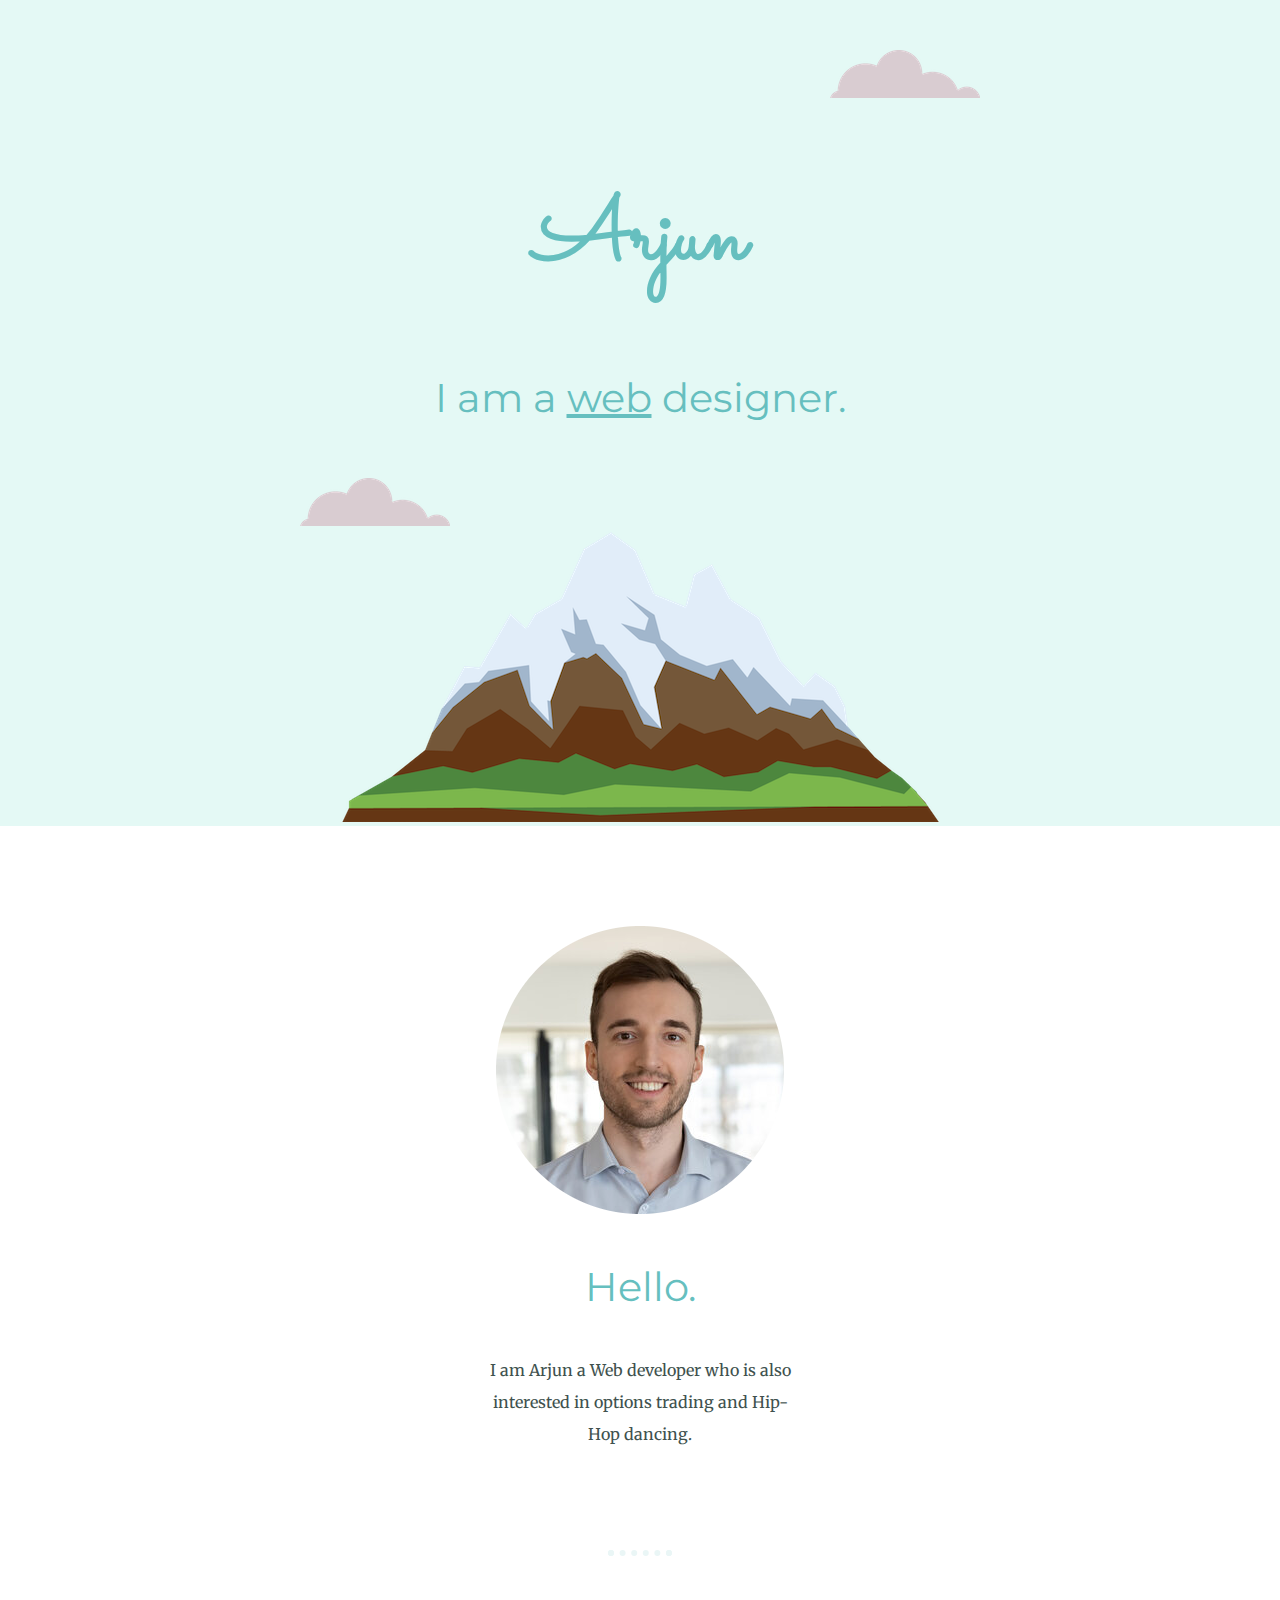
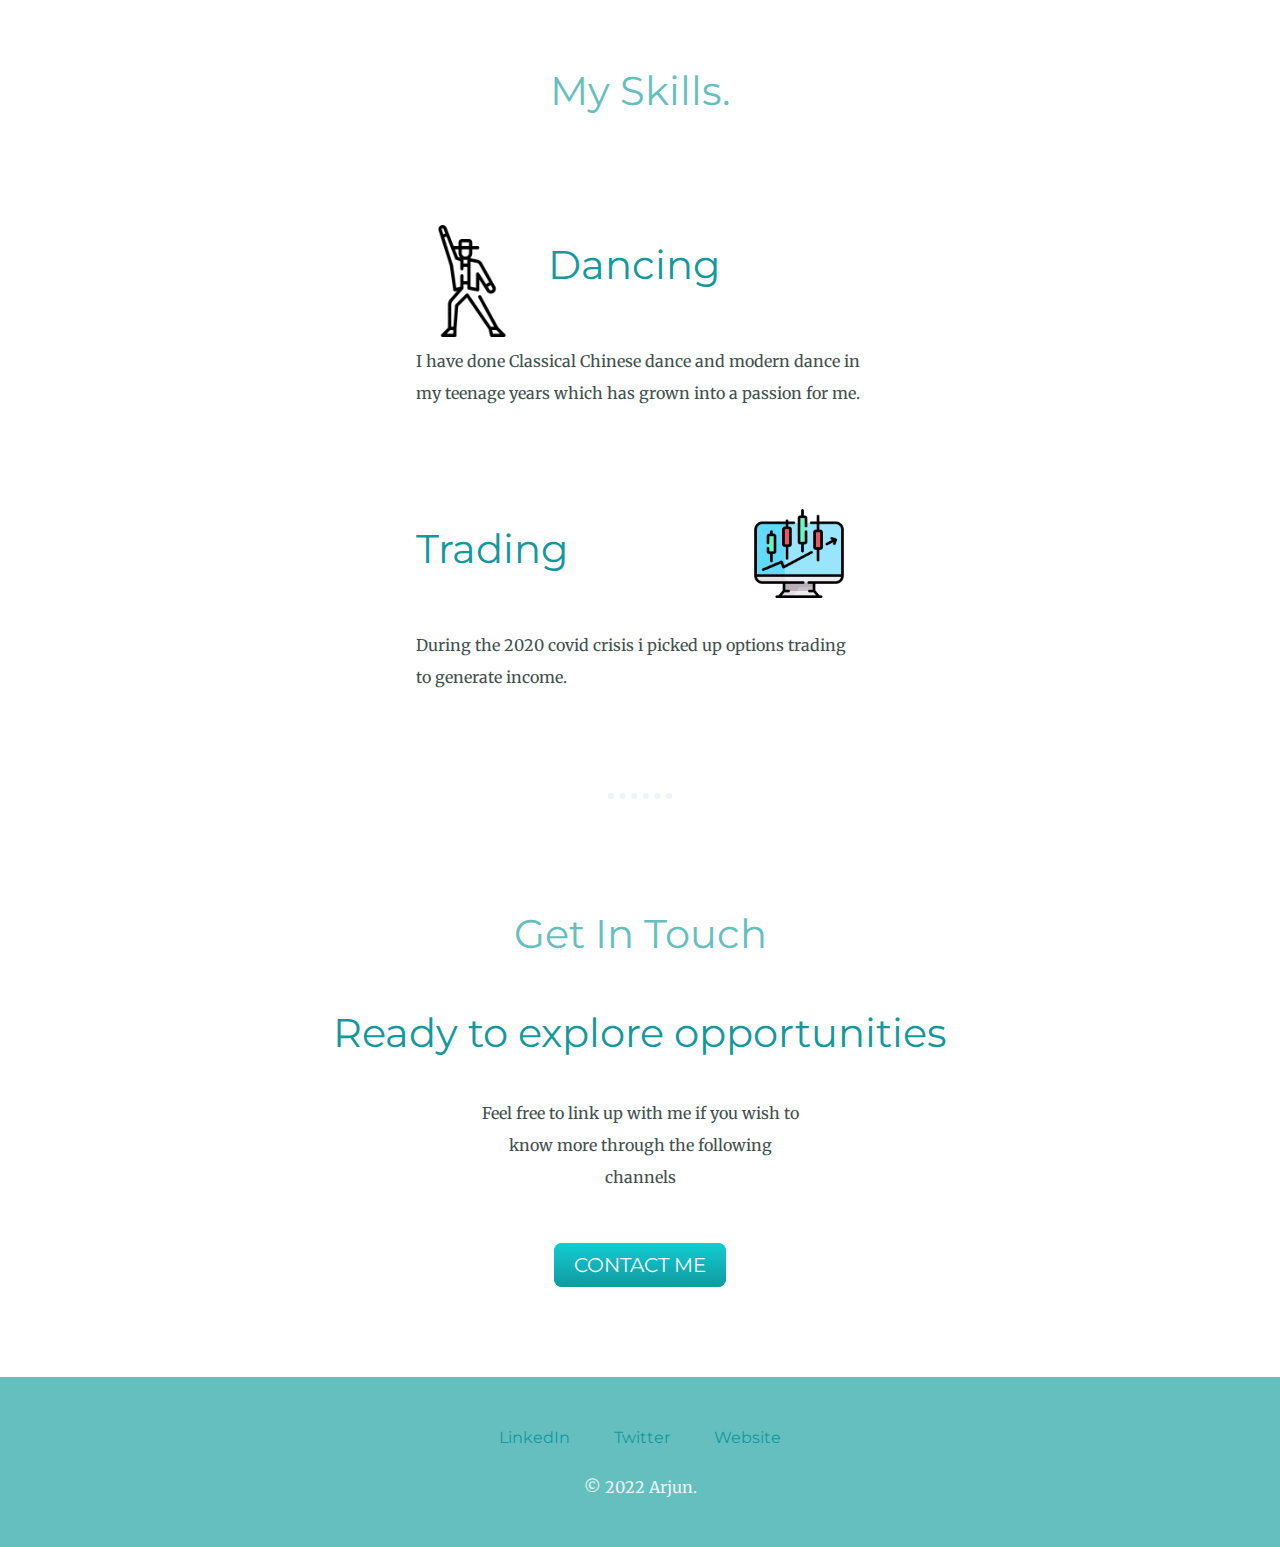
<file: Finalproject/CSS My site/index.html>
<!DOCTYPE html>
<html lang="en">    
<head>
    <meta charset="UTF-8">
    <meta http-equiv="X-UA-Compatible" content="IE=edge">
    <meta name="viewport" content="width=device-width, initial-scale=1.0">

    <!--Favicon-->
    <link href="images/favicon.ico" rel="icon" type="image/x-icon" />

    <!--Custom CSS-->
    <link rel="stylesheet" href="CSS/styles.css">

    <!--Google Fonts-->
    <link rel="preconnect" href="https://fonts.googleapis.com">
    <link rel="preconnect" href="https://fonts.gstatic.com" crossorigin>
    <link href="https://fonts.googleapis.com/css2?family=Merriweather:ital,wght@0,300;0,400;
    0,700;0,900;1,300;1,400;1,700;1,900&family=Montserrat:ital,wght@0,100;0,200;0,300;0,400;0,500;0,600;
    0,700;0,800;0,900;1,100;1,200;1,300;1,400;1,500;1,600;1,700;1,800;1,900&family=Sacramento&display=swap" rel="stylesheet">

    <title>CSS My Site</title>
</head>
<body>
    <div class="top-container">
        <h1>Arjun</h1>
            <h2>I am a <span class="underline">web</span> designer.</h2>
            <img class="top-cloud" src="images/cloud.png" alt="cloud-img">
            <img class="bottom-cloud" src="images/cloud.png" alt="cloud-img">
            <img src="images/mountain.png" alt="mountain-img">
             
    </div>

    <div class="middle-container">
        <div class="profile">
          <img src="images/john-doe.png" alt="arjun-img">
          <h2>Hello.</h2>
          <p class="bio">I am Arjun a Web developer who is also interested in options trading and Hip-Hop dancing.</p>
        </div>
        <hr>
        <div class="skills">
          <h2>My Skills.</h2>
          <div class="skill-row">
            <img class="dance-img" src="images/dance.png" alt="Dancing">
            <h3>Dancing</h3>
            <p>I have done Classical Chinese dance and modern dance in my teenage years which has grown into a passion for me.</p>
          </div>
          <div class="skill-row">
            <img class="trade-img" src="images/stock.png" alt="Trading">
            <h3>Trading</h3>
            <p  class="trading-desc">During the 2020 covid crisis i picked up options trading to generate income.</p>
          </div>
        </div>
        <hr>
        <div class="contact-me">
          <h2>Get In Touch</h2>
          <h3>Ready to explore opportunities</h3>
          <p class="contact-message">Feel free to link up with me if you wish to know more through the following channels</p>
          <a class="btn" href="mailto:name@email.com">CONTACT ME</a>
        </div>
    </div>
      
      
    <div class="bottom-container">
        <a class="footer-link" href="https://www.linkedin.com/">LinkedIn</a>
        <a class="footer-link" href="https://twitter.com/">Twitter</a>
        <a class="footer-link" href="https://www.mages.edu.sg">Website</a>
        <p class="copyright">© 2022 Arjun.</p>
    </div>
    
</body>
</html>
</file>
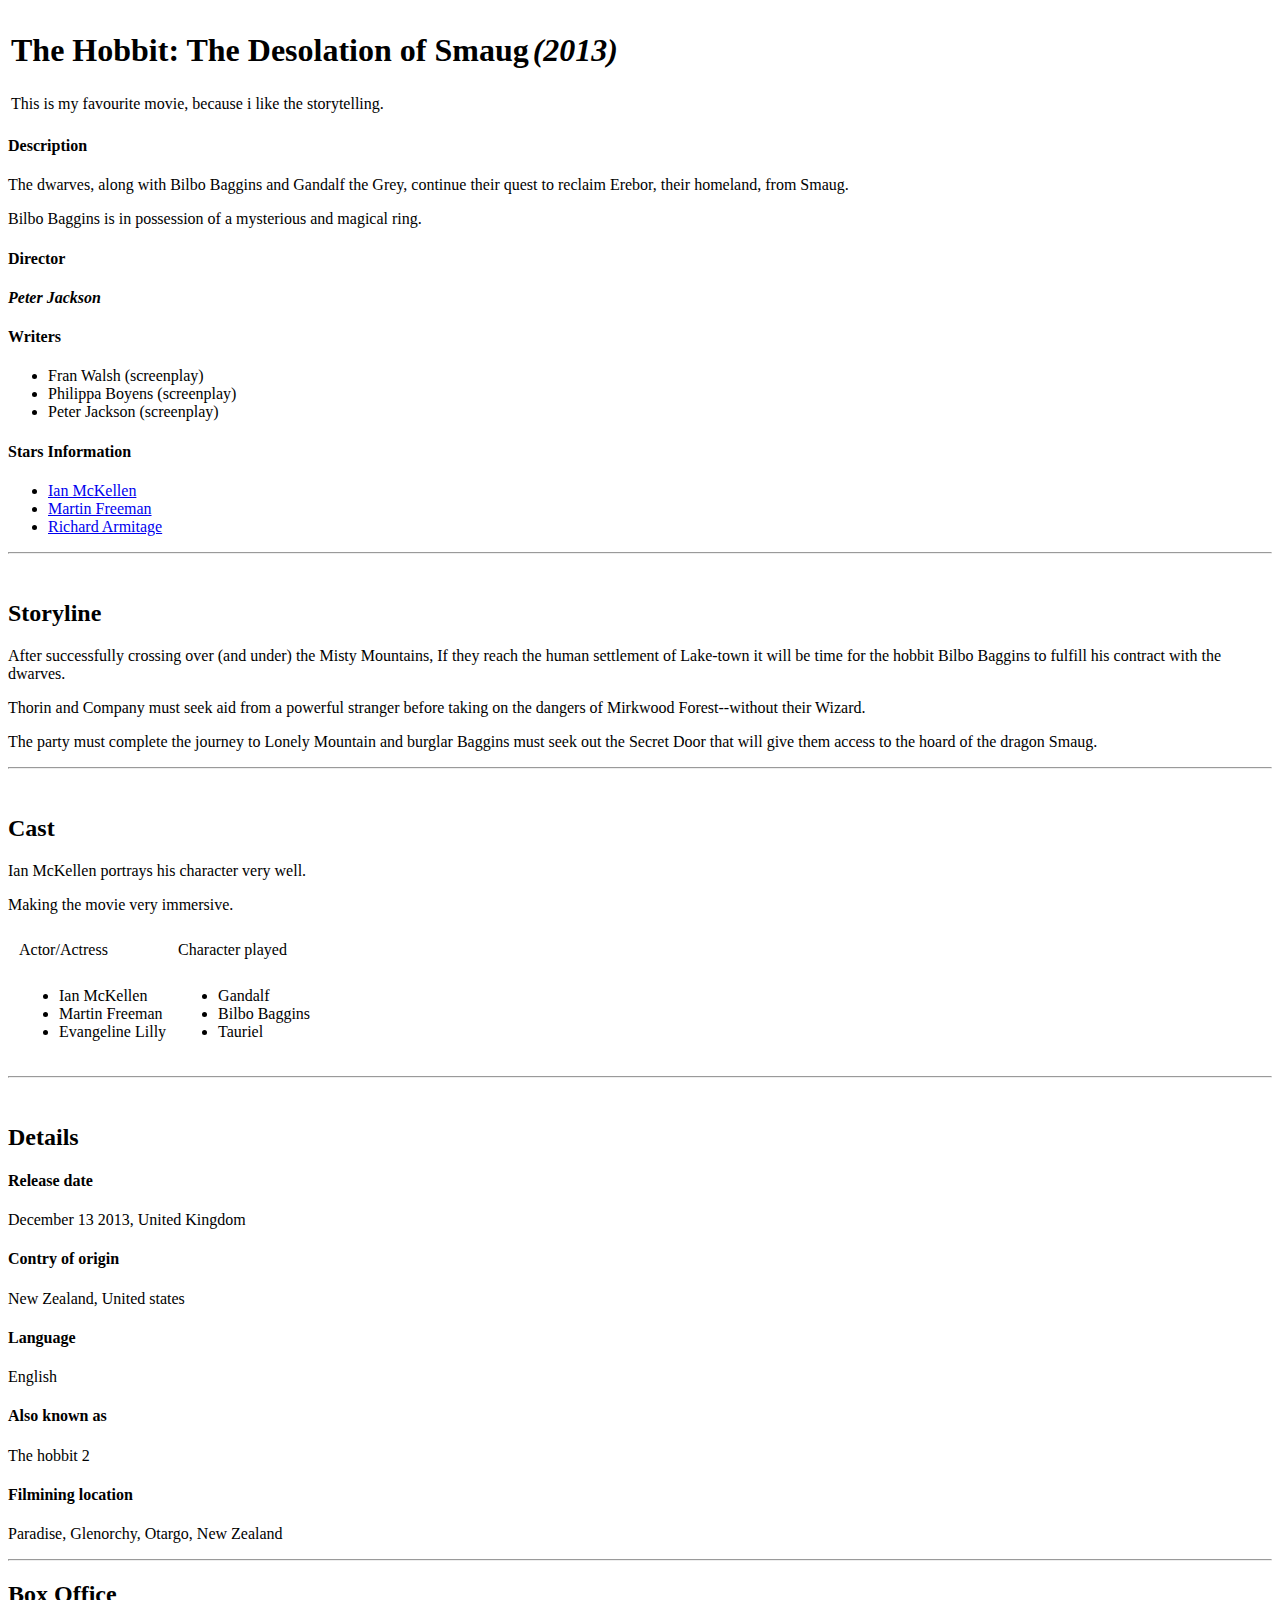
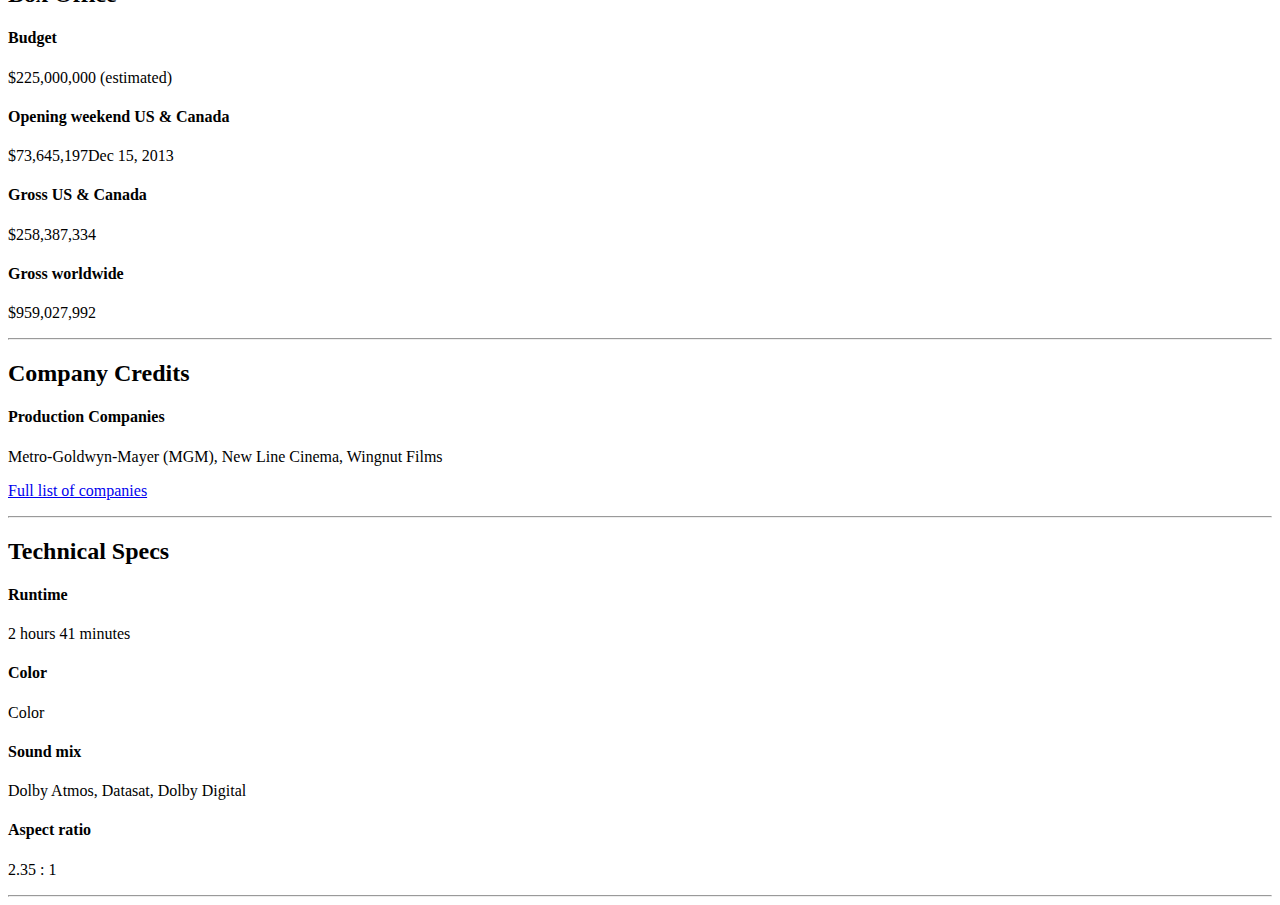
<file: Finalproject/Html Assignment 1/favouriteMovie.html>
<!DOCTYPE html>
<html lang="en">
<head>
    <meta charset="UTF-8">
    <meta http-equiv="X-UA-Compatible" content="IE=edge">
    <meta name="viewport" content="width=device-width, initial-scale=1.0">
    <title>The Hobbit: The Desolation of Smaug</title>
</head>
<body>
<!--header-->
    <header>
        <table>       
            <tr>
                <td><h1>The Hobbit: The Desolation of Smaug</h1></td>
                <td><h1><em>&#40;2013&#41;</em></h1></td>
            </tr>
            <tr>
                <td>This is my favourite movie, because i like the storytelling.</td>    
            </tr>
        </table>
        <h4>Description</h4>
        <p>The dwarves, along with Bilbo Baggins and Gandalf the Grey, continue their quest to reclaim Erebor, their homeland, from Smaug.</p>
        <p>Bilbo Baggins is in possession of a mysterious and magical ring.</p>
        <h4>Director</h4>
        <P><em><strong>Peter Jackson</strong></em></P>
        <h4>Writers</h4>
        <ul>
            <li>Fran Walsh (screenplay)</li>
            <li>Philippa Boyens (screenplay)</li>
            <li>Peter Jackson (screenplay)</li>
        </ul>
        <h4>Stars Information</h4>
        <ul>
            <li><a href="https://www.imdb.com/name/nm0005212/?ref_=tt_ov_st"target="_blank">Ian McKellen</a></li>
            <li><a href="https://www.imdb.com/name/nm0293509/?ref_=tt_ov_st"target="_blank">Martin Freeman</a></li>
            <li><a href="https://www.imdb.com/name/nm0035514/?ref_=tt_ov_st"target="_blank">Richard Armitage</a></li>
        </ul>
        <hr><br>
    </header>
 <!--storyline-->
    <h2>Storyline</h2>
    <p>After successfully crossing over (and under) the Misty Mountains, If they reach the human settlement of Lake-town it will be time for the hobbit Bilbo Baggins to fulfill his contract with the dwarves.</p>
    <p>Thorin and Company must seek aid from a powerful stranger before taking on the dangers of Mirkwood Forest--without their Wizard.</p>
    <p>The party must complete the journey to Lonely Mountain and burglar Baggins must seek out the Secret Door that will give them access to the hoard of the dragon Smaug.</p>
    <p></p>
    <hr><br>
<!--Cast-->
    <h2>Cast</h2>
    <p>Ian McKellen portrays his character very well.</p>
    <p>Making the movie very immersive.</p>
    <table cellspacing="10">
        <thead>
            <tr>
                <td>Actor/Actress</td>
                <td>Character played</td>
            </tr>
        </thead>
        <tbody>
            <tr>
                <td>
                    <ul>
                        <li>Ian McKellen</li>
                        <li>Martin Freeman</li>
                        <li>Evangeline Lilly</li>
                    </ul>
                </td>
                <td>
                    <ul>
                        <li>Gandalf</li>
                        <li>Bilbo Baggins</li>
                        <li>Tauriel</li>
                    </ul>
                </td>
            </tr>
        </tbody>
    </table><hr><br>
<!--Details-->
<section>
    <h2>Details</h2>
        <h4>Release date</h4>
        <p>December 13 2013, United Kingdom</p>
        <h4>Contry of origin</h4>
        <p>New Zealand, United states</p>
        <h4>Language</h4>
        <p>English</p>
        <h4>Also known as</h4>
        <P>The hobbit 2</P>
        <h4>Filmining location</h4>
        <p>Paradise, Glenorchy, Otargo, New Zealand</p>        
    <hr>
</section>
<!--Box Office--> 
<section>
    <h2>Box Office</h2>
        <h4>Budget</h4>
        <p>$225,000,000 (estimated)</p>
        <h4>Opening weekend US & Canada</h4>
        <p>$73,645,197Dec 15, 2013</p>
        <h4>Gross US & Canada</h4>
        <p>$258,387,334</p>
        <h4>Gross worldwide</h4>
        <p>$959,027,992</p>
    <hr>
</section>
<!--Company Credits-->
<section>
    <h2>Company Credits</h2>
        <h4>Production Companies</h4>
        <p>Metro-Goldwyn-Mayer (MGM), New Line Cinema, Wingnut Films</p>
        <p><a href="https://www.imdb.com/title/tt1170358/companycredits?ref_=tt_dt_co"target="_blank">Full list of companies</a></p>
    <hr>
</section>
<!--Technical Specs-->
<section>
    <h2>Technical Specs</h2>
    <h4>Runtime</h4>
    <p>2 hours 41 minutes</p>
    <h4>Color</h4>
    <p>Color</p>
    <h4>Sound mix</h4>
    <p>Dolby Atmos, Datasat, Dolby Digital</p>
    <h4>Aspect ratio</h4>
    <p>2.35 : 1</p>
<hr>
</section>

</body>
</html>
</file>
<file: Finalproject/CSS My site/CSS/styles.css>
.top-container {
    background-color: #E4F9F5;
    position: relative;
    padding-top: 100px;
}

.bottom-cloud {
    position: absolute;
    left: 300px;
    bottom: 300px;
}

.top-cloud {
    position: absolute;
    right: 300px;
    top: 50px;
}
        
body{
    margin: 0;
    text-align: center;
    font-family: 'Merriweather', serif;
    color: #40514E;
}

h1{ 
    font-family: 'Sacramento', cursive;    
    font-size: 90px;
    margin: 50px auto 0 auto;
    line-height: 2;
    color: #66BFBF;
}
    
h2{
    font-family: 'Montserrat', sans-serif;
    font-size: 40px;
    font-weight: normal;
    color: #66BFBF;
    padding: 10px;
}

h3{
    font-family: 'Montserrat', sans-serif;
    font-size: 40px;
    font-weight: normal;
    color: #11999E;
}

a {
    font-family: 'Montserrat', sans-serif;
    color: #11999E;
    margin: 10px 20px;
    text-decoration: none; 
}

a:hover {
    color: #EAF6F6;
}

p{
    line-height: 2;
}

.middle-container {
    margin: 100px 0;
}

.bottom-container {
    background-color: #66BFBF;
    padding: 50px 0 20px;
}
        
.bio {
    width: 25%;
    margin: 0 auto;
}
    
.skill-row{
    width: 35%;
    margin: 100px auto;
    text-align: left;
    line-height:2;
}

.underline {
    text-decoration: underline;
}

.dance-img {
    width: 25%;
    float: left;
    margin-right: 20px;
}

.trade-img {
    width: 20%;
    float: right;
    margin-right: 20px;
}

.trading-desc {
     clear: left;
}

.contact-message {
    width: 25%;
    margin: 40px auto 60px;
}

.copyright {
    color: #EAF6F6;
    font-size: 16px;
    padding: 8px 0;
}

hr {
    border: dotted #EAF6F6 6px;
    border-bottom: none;
    width: 4%;
    margin: 100px auto;
}

.btn {
    background: #11cdd4;
    background-image: -webkit-linear-gradient(top, #11cdd4, #11999e);
    background-image: -moz-linear-gradient(top, #11cdd4, #11999e);
    background-image: -ms-linear-gradient(top, #11cdd4, #11999e);
    background-image: -o-linear-gradient(top, #11cdd4, #11999e);
    background-image: linear-gradient(to bottom, #11cdd4, #11999e);
    -webkit-border-radius: 8;
    -moz-border-radius: 8;
    border-radius: 8px;
    font-family: 'Montserrat', sans-serif;
    color: #ffffff;
    font-size: 20px;
    padding: 10px 20px 10px 20px;
    text-decoration: none;
  }
  
  .btn:hover {
    background: #30e3cb;
    background-image: -webkit-linear-gradient(top, #30e3cb, #2bc4ad);
    background-image: -moz-linear-gradient(top, #30e3cb, #2bc4ad);
    background-image: -ms-linear-gradient(top, #30e3cb, #2bc4ad);
    background-image: -o-linear-gradient(top, #30e3cb, #2bc4ad);
    background-image: linear-gradient(to bottom, #30e3cb, #2bc4ad);
    text-decoration: none;
  }
</file>
